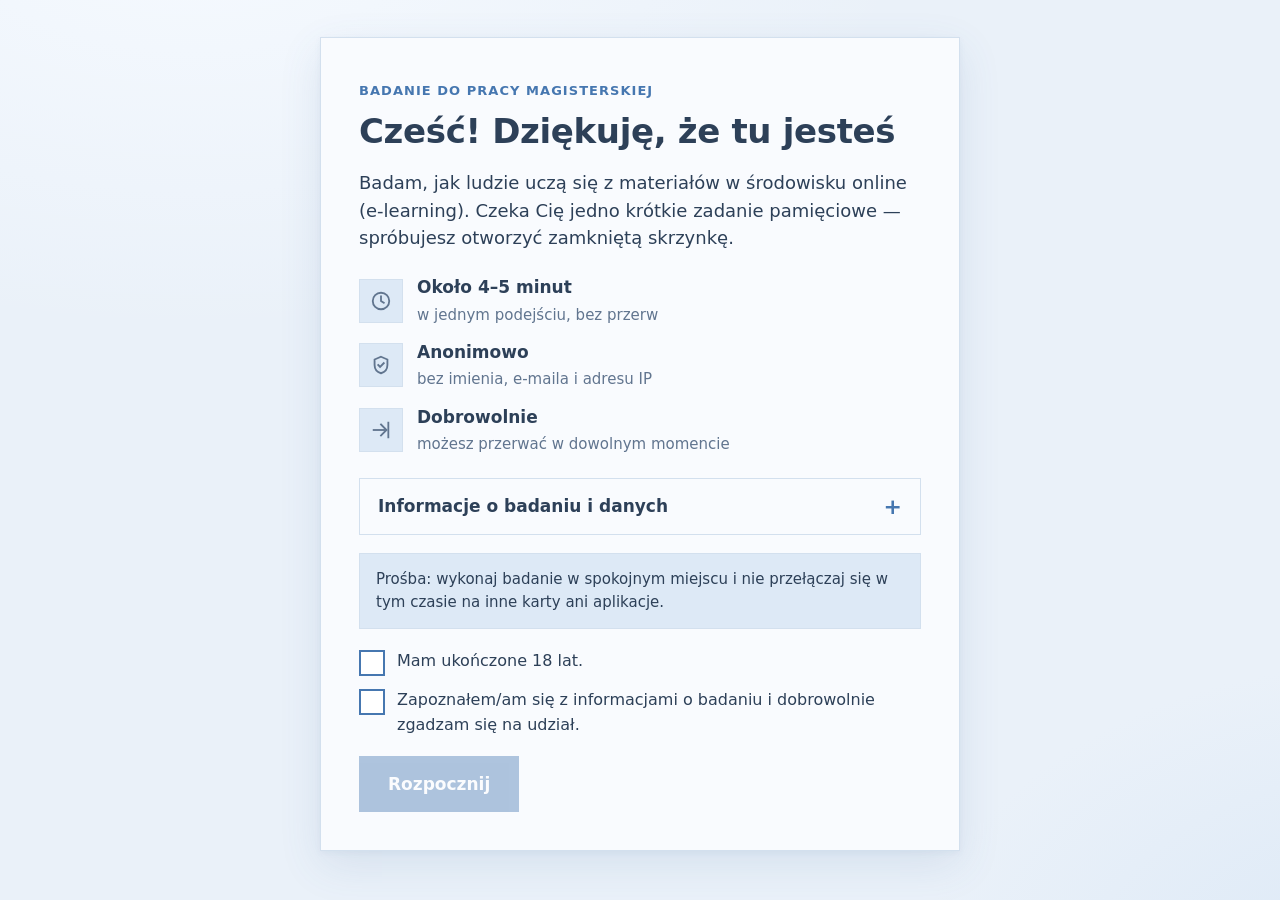
<file: index.html>
<!doctype html>
<html lang="pl" data-color="none" data-shape="round">
<head>
  <meta charset="utf-8">
  <meta name="viewport" content="width=device-width, initial-scale=1, viewport-fit=cover">
  <title>Badanie: uczenie się online</title>
  <meta name="description" content="Krótkie badanie pamięciowe do pracy magisterskiej (ok. 5 minut, anonimowo).">
  <meta name="robots" content="noindex">
  <meta name="theme-color" content="#f3f3f3">
  <meta property="og:title" content="Badanie: uczenie się online — weź udział (5 min)">
  <meta property="og:description" content="Krótkie, anonimowe zadanie pamięciowe do pracy magisterskiej. Uda Ci się otworzyć skrzynkę?">
  <link rel="icon" href="data:image/svg+xml,%3Csvg xmlns='http://www.w3.org/2000/svg' viewBox='0 0 32 32'%3E%3Crect x='3' y='12' width='26' height='16' fill='%23777'/%3E%3Crect x='2' y='5' width='28' height='9' fill='%23999'/%3E%3Crect x='13' y='11' width='6' height='8' fill='%23eee'/%3E%3C/svg%3E">
  <link rel="stylesheet" href="css/style.css">
  <script src="js/config.js"></script>
  <script src="js/app.js" defer></script>
</head>
<body>
<main>

  <!-- ============ ŁADOWANIE (neutralne, wspólne dla wszystkich wersji) ============ -->
  <section class="screen active" id="s-loading" aria-busy="true">
    <div class="center">
      <div class="spinner" aria-hidden="true"></div>
      <p class="muted">Przygotowywanie badania…</p>
      <noscript><p><strong>Do udziału w badaniu potrzebny jest włączony JavaScript.</strong></p></noscript>
    </div>
  </section>

  <!-- ============ 1. POWITANIE + ZGODA ============ -->
  <section class="screen" id="s-welcome">
    <div class="card">
      <span class="eyebrow">Badanie do pracy magisterskiej</span>
      <h1>Cześć! Dziękuję, że tu jesteś</h1>
      <p class="lead">Badam, jak ludzie uczą się z materiałów w środowisku online (e-learning). Czeka Cię jedno krótkie zadanie pamięciowe — spróbujesz otworzyć zamkniętą skrzynkę.</p>

      <ul class="facts">
        <li>
          <span class="ico"><svg class="i" viewBox="0 0 24 24"><circle cx="12" cy="12" r="9"/><path d="M12 7v5l3 2"/></svg></span>
          <div><strong>Około 4–5 minut</strong><span>w jednym podejściu, bez przerw</span></div>
        </li>
        <li>
          <span class="ico"><svg class="i" viewBox="0 0 24 24"><path d="M12 3l7 3v6c0 4.4-3 7.8-7 9-4-1.2-7-4.6-7-9V6z"/><path d="M9 12l2 2 4-4"/></svg></span>
          <div><strong>Anonimowo</strong><span>bez imienia, e-maila i adresu IP</span></div>
        </li>
        <li>
          <span class="ico"><svg class="i" viewBox="0 0 24 24"><path d="M4 12h12"/><path d="M12 6l6 6-6 6"/><path d="M20 4v16"/></svg></span>
          <div><strong>Dobrowolnie</strong><span>możesz przerwać w dowolnym momencie</span></div>
        </li>
      </ul>

      <details class="info">
        <summary>Informacje o badaniu i danych</summary>
        <div class="body">
          <p><strong>Czego dotyczy badanie?</strong> Procesów uczenia się i zapamiętywania informacji w środowisku cyfrowym. Szczegółowy cel poznasz na końcu — podanie go wcześniej mogłoby wpłynąć na wyniki.</p>
          <p><strong>Jakie dane są zbierane?</strong> Odpowiedzi z krótkiej ankiety (m.in. płeć, rok urodzenia, wykształcenie), wynik zadania, czasy wykonywania poszczególnych kroków oraz podstawowe informacje techniczne (rodzaj urządzenia, rozmiar ekranu, przeglądarka). Nie są zbierane imię, adres e-mail ani adres IP.</p>
          <p><strong>Jak zostaną wykorzystane?</strong> Wyłącznie w celach naukowych, w zbiorczej formie, w pracy magisterskiej. Nikt nie będzie w stanie powiązać wyników z Twoją osobą.</p>
          <p><strong>Czy mogę wycofać dane?</strong> Tak — na końcu badania jednym kliknięciem, a później kontaktując się z badaczem i podając kod uczestnika, który zobaczysz na ostatnim ekranie.</p>
          <p id="researcher-line" hidden></p>
        </div>
      </details>

      <div class="tip">Prośba: wykonaj badanie w spokojnym miejscu i nie przełączaj się w tym czasie na inne karty ani aplikacje.</div>

      <label class="check">
        <input type="checkbox" id="c-adult">
        <span class="box"><svg class="i" viewBox="0 0 24 24" style="stroke:var(--on-primary);stroke-width:3"><path d="M5 12l5 5 9-10"/></svg></span>
        <span>Mam ukończone 18 lat.</span>
      </label>
      <label class="check">
        <input type="checkbox" id="c-consent">
        <span class="box"><svg class="i" viewBox="0 0 24 24" style="stroke:var(--on-primary);stroke-width:3"><path d="M5 12l5 5 9-10"/></svg></span>
        <span>Zapoznałem/am się z informacjami o badaniu i dobrowolnie zgadzam się na udział.</span>
      </label>

      <div class="actions" style="margin-top:18px">
        <button class="btn" id="btn-start" disabled>Rozpocznij</button>
      </div>
    </div>
  </section>

  <!-- ============ 2. METRYCZKA ============ -->
  <section class="screen" id="s-form">
    <div class="card">
      <span class="eyebrow">Krok 1 z 3</span>
      <h2>Kilka informacji o Tobie</h2>
      <p class="muted">To zajmie kilkanaście sekund. Odpowiedzi służą wyłącznie do opisu grupy badanych.</p>

      <form id="form-meta" novalidate>
        <fieldset data-req="plec">
          <legend>Płeć</legend>
          <div class="chips">
            <label class="chip"><input type="radio" name="plec" value="kobieta"><span>Kobieta</span></label>
            <label class="chip"><input type="radio" name="plec" value="mezczyzna"><span>Mężczyzna</span></label>
            <label class="chip"><input type="radio" name="plec" value="inna"><span>Inna</span></label>
            <label class="chip"><input type="radio" name="plec" value="brak"><span>Wolę nie podawać</span></label>
          </div>
          <p class="err" role="alert">Wybierz jedną z odpowiedzi.</p>
        </fieldset>

        <fieldset data-req="rok_urodzenia">
          <legend><label for="f-rok">Rok urodzenia</label></legend>
          <select id="f-rok" name="rok_urodzenia"><option value="">— wybierz —</option></select>
          <p class="err" role="alert">Wybierz rok urodzenia.</p>
        </fieldset>

        <fieldset data-req="wyksztalcenie">
          <legend>Najwyższe ukończone wykształcenie</legend>
          <div class="chips">
            <label class="chip"><input type="radio" name="wyksztalcenie" value="podstawowe"><span>Podstawowe / gimnazjalne</span></label>
            <label class="chip"><input type="radio" name="wyksztalcenie" value="zawodowe"><span>Zasadnicze zawodowe</span></label>
            <label class="chip"><input type="radio" name="wyksztalcenie" value="srednie"><span>Średnie</span></label>
            <label class="chip"><input type="radio" name="wyksztalcenie" value="licencjat_inzynier"><span>Licencjat / inżynier</span></label>
            <label class="chip"><input type="radio" name="wyksztalcenie" value="magister"><span>Magister lub wyższe</span></label>
          </div>
          <p class="err" role="alert">Wybierz jedną z odpowiedzi.</p>
        </fieldset>

        <fieldset data-req="sytuacja">
          <legend>Czym się obecnie zajmujesz?</legend>
          <div class="chips">
            <label class="chip"><input type="radio" name="sytuacja" value="uczy_sie"><span>Uczę się / studiuję</span></label>
            <label class="chip"><input type="radio" name="sytuacja" value="pracuje"><span>Pracuję</span></label>
            <label class="chip"><input type="radio" name="sytuacja" value="uczy_sie_i_pracuje"><span>Studiuję i pracuję</span></label>
            <label class="chip"><input type="radio" name="sytuacja" value="inna"><span>Inna sytuacja</span></label>
          </div>
          <p class="err" role="alert">Wybierz jedną z odpowiedzi.</p>
        </fieldset>

        <fieldset data-req="elearning">
          <legend>Jak często korzystasz z kursów lub lekcji online?</legend>
          <div class="chips">
            <label class="chip"><input type="radio" name="elearning" value="nigdy"><span>Nigdy</span></label>
            <label class="chip"><input type="radio" name="elearning" value="rzadko"><span>Rzadziej niż raz w miesiącu</span></label>
            <label class="chip"><input type="radio" name="elearning" value="miesiecznie"><span>Kilka razy w miesiącu</span></label>
            <label class="chip"><input type="radio" name="elearning" value="tygodniowo"><span>Co tydzień lub częściej</span></label>
          </div>
          <p class="err" role="alert">Wybierz jedną z odpowiedzi.</p>
        </fieldset>

        <fieldset data-req="zmeczenie">
          <legend>Jak bardzo czujesz się teraz zmęczony/a?</legend>
          <div class="scale" style="--n:5">
            <label><input type="radio" name="zmeczenie" value="1"><span>1</span></label>
            <label><input type="radio" name="zmeczenie" value="2"><span>2</span></label>
            <label><input type="radio" name="zmeczenie" value="3"><span>3</span></label>
            <label><input type="radio" name="zmeczenie" value="4"><span>4</span></label>
            <label><input type="radio" name="zmeczenie" value="5"><span>5</span></label>
          </div>
          <div class="scale-ends"><span>wcale</span><span>bardzo</span></div>
          <p class="err" role="alert">Zaznacz wartość na skali.</p>
        </fieldset>

        <div class="actions">
          <button class="btn" type="submit">Dalej</button>
        </div>
      </form>
    </div>
  </section>

  <!-- ============ 3. INSTRUKCJA ============ -->
  <section class="screen" id="s-instr">
    <div class="card">
      <span class="eyebrow">Krok 2 z 3</span>
      <h2>Zadanie: otwórz skrzynkę</h2>
      <p>Skrzynka jest zamknięta na kod złożony z <strong>10 cyfr</strong>. Twoim zadaniem jest go zapamiętać, a potem wpisać.</p>
      <ol class="steps">
        <li><div>Zobaczysz kolejno <strong>10 cyfr — każdą osobno</strong>. Razem, w tej kolejności, tworzą kod.</div></li>
        <li><div>Patrz na każdą cyfrę <strong>tak długo, jak potrzebujesz</strong>, i kliknij „Dalej”. Nie da się wrócić do poprzedniej cyfry.</div></li>
        <li><div>Na końcu <strong>wpisz cały kod z pamięci</strong>. Jeśli którejś cyfry nie pamiętasz — wpisz najlepszą odpowiedź, jaką masz.</div></li>
      </ol>
      <div class="tip"><strong>Ważne:</strong> nie zapisuj cyfr i nie rób zdjęć ani zrzutów ekranu — liczy się wyłącznie Twoja pamięć.</div>
      <div class="actions">
        <button class="btn" id="btn-ready">Jestem gotowy/a</button>
      </div>
    </div>
  </section>

  <!-- ============ ODLICZANIE ============ -->
  <section class="screen" id="s-countdown">
    <div class="countdown" aria-live="assertive">
      <div>
        <p class="muted" style="font-weight:700">Zapamiętaj kod</p>
        <div class="num" id="cd-num">3</div>
      </div>
    </div>
  </section>

  <!-- ============ 4. NAUKA: 10 KAFELKÓW ============ -->
  <section class="screen" id="s-study">
    <div class="study">
      <div class="dots" id="dots" aria-hidden="true"></div>
      <p class="count" id="tile-count">Cyfra 1 z 10</p>
      <div class="tile" id="tile"><span id="tile-digit" aria-live="polite"></span></div>
      <div class="hold" aria-hidden="true"><div class="hold-bar" id="hold-bar"></div></div>
      <button class="btn" id="btn-next" disabled>Dalej</button>
      <p class="hint">Możesz też nacisnąć spację lub Enter</p>
    </div>
  </section>

  <!-- ============ 5. SKRZYNKA: WPISYWANIE KODU ============ -->
  <section class="screen" id="s-lock">
    <div class="card center" id="lock-card">
      <div class="chest-wrap" data-chest="lock"></div>
      <h2>Wpisz kod, aby otworzyć skrzynkę</h2>
      <p class="muted small" style="margin:0">Wpisz 10 cyfr w zapamiętanej kolejności.</p>
      <div class="slots" id="slots" role="group" aria-label="Wpisany kod"></div>
      <p class="sr-only" id="slots-live" aria-live="polite"></p>

      <div class="keypad" id="keypad">
        <button class="key" data-k="1">1</button><button class="key" data-k="2">2</button><button class="key" data-k="3">3</button>
        <button class="key" data-k="4">4</button><button class="key" data-k="5">5</button><button class="key" data-k="6">6</button>
        <button class="key" data-k="7">7</button><button class="key" data-k="8">8</button><button class="key" data-k="9">9</button>
        <button class="key fn" data-k="del" aria-label="Usuń ostatnią cyfrę">
          <svg class="i" viewBox="0 0 24 24"><path d="M9 5h11v14H9l-6-7z"/><path d="M12 9l5 6M17 9l-5 6"/></svg>
        </button>
        <button class="key" data-k="0">0</button>
        <button class="key fn" data-k="clr" aria-label="Wyczyść wszystko">C</button>
      </div>
      <div class="lock-actions">
        <button class="btn btn-wide" id="btn-open" disabled>
          <svg class="i" viewBox="0 0 24 24" style="width:22px;height:22px"><rect x="5" y="11" width="14" height="10"/><path d="M8 11V7a4 4 0 0 1 8 0"/></svg>
          Otwórz skrzynkę
        </button>
      </div>
      <div class="processing" aria-live="polite"><div class="spinner"></div>Zamek sprawdza kod…</div>
    </div>
  </section>

  <!-- ============ 6. ANKIETA PO ZADANIU ============ -->
  <section class="screen" id="s-survey">
    <div class="card">
      <span class="eyebrow">Krok 3 z 3</span>
      <h2>Zanim zobaczysz, czy skrzynka się otworzyła…</h2>
      <p class="muted">…odpowiedz proszę na kilka krótkich pytań o samo zadanie.</p>
      <form id="form-survey" novalidate>
        <div id="survey-items"></div>
        <div class="actions" style="margin-top:12px">
          <button class="btn" type="submit" id="btn-survey">Zobacz wynik</button>
        </div>
        <p class="err" id="save-err" role="alert"></p>
      </form>
    </div>
  </section>

  <!-- ============ 7. WYNIK + WYJAŚNIENIE CELU ============ -->
  <section class="screen" id="s-reveal">
    <div class="card">
      <div class="center">
        <div class="chest-wrap" data-chest="reveal"></div>
        <div class="score" id="score">0<small> / 10</small></div>
        <p class="reveal-msg" id="reveal-msg"></p>
        <p class="muted small" style="margin:0">Cyfry na właściwych miejscach:</p>
        <div class="slots" id="result-slots"></div>
        <p class="muted small">Ze względu na kolejnych uczestników nie pokazujemy prawidłowego kodu.</p>
      </div>

      <hr class="sep">

      <div class="debrief">
        <h2>Co naprawdę sprawdzało to badanie?</h2>
        <p>Badanie dotyczy <strong>wpływu wyglądu interfejsu na zapamiętywanie informacji</strong>. Każda osoba jest losowo przydzielana do jednej z czterech wersji strony, które różnią się <strong>kolorystyką</strong> (spokojna niebieska albo kontrastowa czerwona) oraz <strong>kształtem elementów</strong> (zaokrąglone albo ostre). Zadanie i kod są we wszystkich wersjach identyczne — różni się wyłącznie wygląd.</p>
        <p>Ty korzystałeś/aś z wersji: <strong id="my-version"></strong>.</p>
        <p>Na początku pełny cel nie został podany, bo wiedza o nim mogłaby zmienić sposób, w jaki patrzysz na stronę, i zniekształcić wyniki.</p>
        <div class="tip"><strong>Wielka prośba:</strong> nie zdradzaj nikomu kodu, przebiegu zadania ani celu badania. Dzięki temu wyniki kolejnych osób pozostaną wiarygodne. Link do badania możesz za to śmiało przesłać dalej!</div>

        <p>Twój kod uczestnika: <span class="code-box" id="pid-code"></span></p>
        <p class="small muted">Jeśli zmienisz zdanie później, podaj ten kod badaczowi, a Twoje dane zostaną usunięte.<span id="contact-line"></span></p>

        <div class="actions">
          <button class="btn" id="btn-share">
            <svg class="i" viewBox="0 0 24 24" style="width:20px;height:20px"><path d="M10 14l10-10"/><path d="M14 4h6v6"/><path d="M20 14v6H4V4h6"/></svg>
            <span>Skopiuj link do badania</span>
          </button>
          <button class="btn btn-ghost" id="btn-withdraw">Wycofaj moje dane</button>
        </div>
        <p class="small muted" id="withdraw-msg" aria-live="polite" style="margin-top:12px"></p>
        <p style="margin-top:18px"><strong>Dziękuję za udział!</strong> Możesz już zamknąć tę stronę.</p>
      </div>
    </div>
  </section>

  <!-- ============ EKRANY SPECJALNE ============ -->
  <section class="screen" id="s-done">
    <div class="card">
      <h2>Już wziąłeś/aś udział w tym badaniu</h2>
      <p>Dziękuję! Badanie można wykonać tylko raz — drugie podejście nie byłoby już miarodajne, bo kod jest za każdym razem taki sam.</p>
      <p class="muted">Jeśli chcesz pomóc, prześlij link znajomym.</p>
    </div>
  </section>

  <section class="screen" id="s-interrupted">
    <div class="card">
      <h2>Badanie zostało przerwane</h2>
      <p>Strona została odświeżona lub zamknięta w trakcie zadania. Ponieważ widziałeś/aś już część kodu, nie da się rozpocząć zadania od nowa — wynik nie byłby miarodajny.</p>
      <p class="muted">Dziękuję za chęć udziału!</p>
    </div>
  </section>

  <section class="screen" id="s-underage">
    <div class="card">
      <h2>Dziękuję za zainteresowanie</h2>
      <p>W badaniu mogą wziąć udział wyłącznie osoby pełnoletnie. Żadne Twoje dane nie zostały zapisane.</p>
    </div>
  </section>

</main>
</body>
</html>
</file>
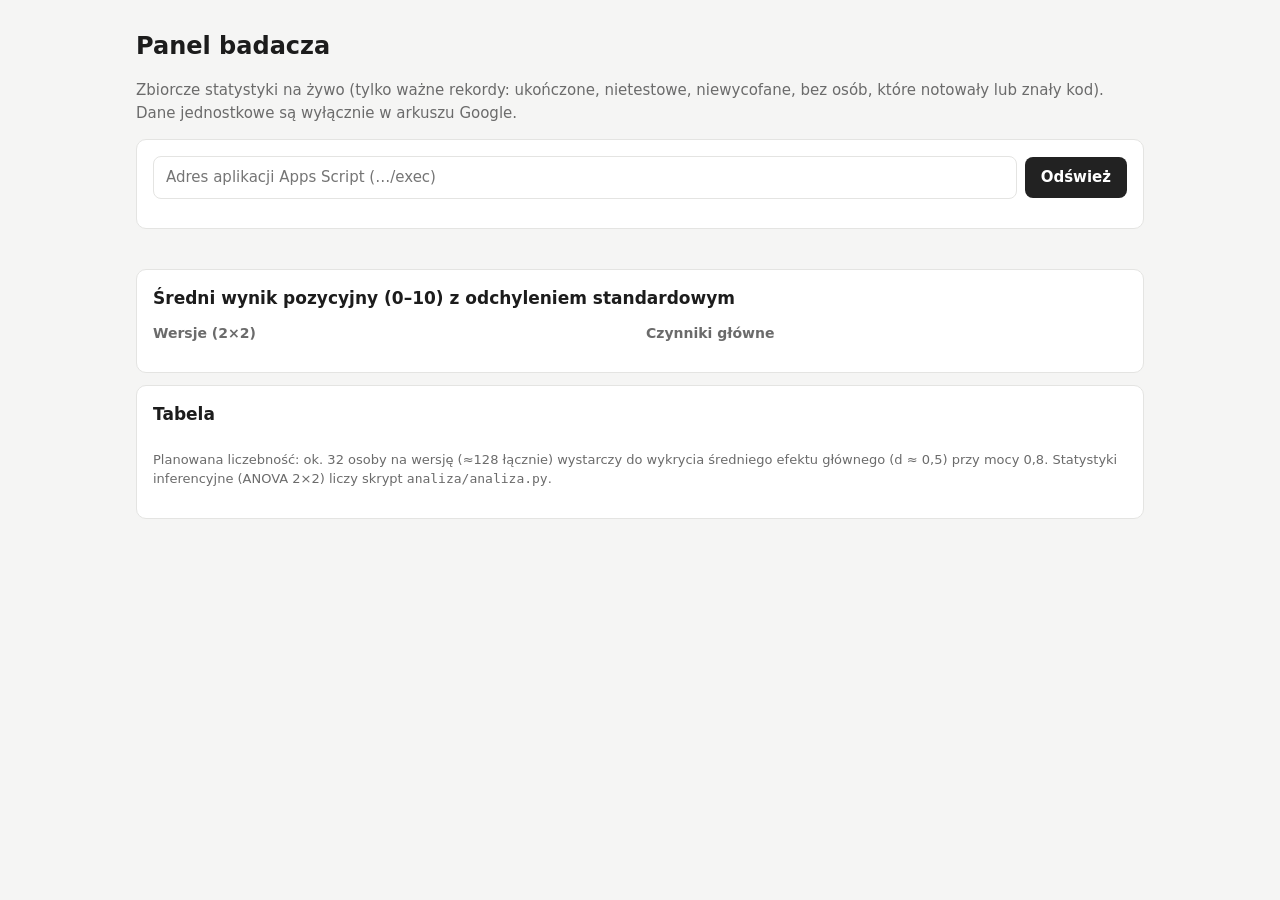
<file: panel.html>
<!doctype html>
<html lang="pl">
<head>
  <meta charset="utf-8">
  <meta name="viewport" content="width=device-width, initial-scale=1">
  <title>Panel badacza</title>
  <meta name="robots" content="noindex, nofollow">
  <script src="js/config.js"></script>
  <style>
    :root { color-scheme: light; --bg:#f5f5f4; --card:#fff; --text:#1c1c1c; --muted:#6b6b6b; --line:#e4e4e2;
            --blue:#4677b0; --red:#d01c1c; --gray:#8a8a8a; }
    * { box-sizing: border-box; }
    body { margin:0; font:15px/1.5 system-ui, -apple-system, "Segoe UI", Roboto, sans-serif; background:var(--bg); color:var(--text); }
    .wrap { max-width: 1040px; margin: 0 auto; padding: 28px 16px 60px; }
    h1 { font-size: 24px; margin: 0 0 4px; }
    h2 { font-size: 17px; margin: 0 0 12px; }
    .muted { color: var(--muted); }
    .grid { display:grid; gap:12px; grid-template-columns: repeat(auto-fit, minmax(150px, 1fr)); margin: 20px 0; }
    .card { background:var(--card); border:1px solid var(--line); border-radius:10px; padding:16px; }
    .kpi b { display:block; font-size: 28px; font-variant-numeric: tabular-nums; }
    .kpi span { color: var(--muted); font-size: 13px; }
    table { width:100%; border-collapse: collapse; font-variant-numeric: tabular-nums; }
    th, td { text-align:left; padding: 8px 10px; border-bottom: 1px solid var(--line); white-space: nowrap; }
    th { font-size: 12px; text-transform: uppercase; letter-spacing: .04em; color: var(--muted); }
    td.num, th.num { text-align: right; }
    .scroll { overflow-x: auto; }
    .two { display:grid; gap:12px; grid-template-columns: repeat(auto-fit, minmax(300px, 1fr)); margin-top: 12px; }
    .bar { display:grid; grid-template-columns: 120px 1fr 64px; gap:10px; align-items:center; margin: 8px 0; }
    .bar .track { height: 18px; background:#efefed; border-radius: 4px; position: relative; overflow: hidden; }
    .bar .fill { height:100%; border-radius: 4px; transition: width .6s ease; }
    .bar .err { position:absolute; top:7px; height:4px; background: rgba(0,0,0,.45); }
    .row { display:flex; gap:8px; flex-wrap: wrap; align-items:center; }
    input { flex:1; min-width: 260px; font: inherit; padding: 9px 12px; border:1px solid var(--line); border-radius: 8px; }
    button { font: inherit; font-weight: 600; padding: 9px 16px; border: 0; border-radius: 8px; background: #222; color:#fff; cursor:pointer; }
    .note { font-size: 13px; color: var(--muted); margin-top: 10px; }
    .error { color: var(--red); font-weight: 600; }
  </style>
</head>
<body>
<div class="wrap">
  <h1>Panel badacza</h1>
  <p class="muted">Zbiorcze statystyki na żywo (tylko ważne rekordy: ukończone, nietestowe, niewycofane, bez osób, które notowały lub znały kod). Dane jednostkowe są wyłącznie w arkuszu Google.</p>

  <div class="card">
    <div class="row">
      <input id="ep" placeholder="Adres aplikacji Apps Script (…/exec)">
      <button id="load">Odśwież</button>
    </div>
    <p class="note" id="status"></p>
  </div>

  <div class="grid" id="kpis"></div>

  <div class="card">
    <h2>Średni wynik pozycyjny (0–10) z odchyleniem standardowym</h2>
    <div class="two">
      <div><h2 class="muted" style="font-size:14px">Wersje (2×2)</h2><div id="bars-cond"></div></div>
      <div><h2 class="muted" style="font-size:14px">Czynniki główne</h2><div id="bars-fact"></div></div>
    </div>
  </div>

  <div class="card scroll" style="margin-top:12px">
    <h2>Tabela</h2>
    <table id="tbl"></table>
    <p class="note">Planowana liczebność: ok. 32 osoby na wersję (≈128 łącznie) wystarczy do wykrycia średniego efektu głównego (d ≈ 0,5) przy mocy 0,8. Statystyki inferencyjne (ANOVA 2×2) liczy skrypt <code>analiza/analiza.py</code>.</p>
  </div>
</div>

<script>
(function () {
  const ep = document.getElementById('ep');
  const saved = (() => { try { return localStorage.getItem('panel_ep'); } catch (e) { return null; } })();
  ep.value = (window.STUDY_CONFIG && window.STUDY_CONFIG.ENDPOINT) || saved || '';
  const st = document.getElementById('status');
  const LABEL = { A:'A · nieb. zaokr.', B:'B · nieb. ostra', C:'C · czerw. zaokr.', D:'D · czerw. ostra',
                  niebieska:'Kolor: niebieski', czerwona:'Kolor: czerwony', zaokraglona:'Kształt: zaokr.', ostra:'Kształt: ostry' };
  const COL = { A:'var(--blue)', B:'var(--blue)', C:'var(--red)', D:'var(--red)', niebieska:'var(--blue)', czerwona:'var(--red)', zaokraglona:'var(--gray)', ostra:'#333' };
  const fmt = (v, d = 2) => v == null ? '—' : Number(v).toLocaleString('pl-PL', { maximumFractionDigits: d });

  function bars(el, keys, g) {
    el.innerHTML = keys.map(k => {
      const x = g[k].wynik_pozycje; const m = x.srednia || 0, sd = x.sd || 0;
      return `<div class="bar"><span>${LABEL[k]} <span class="muted">(n=${x.n})</span></span>
        <div class="track"><div class="fill" style="width:${m * 10}%;background:${COL[k]}"></div>
        <div class="err" style="left:${Math.max(0, m - sd) * 10}%;width:${Math.min(10, sd * 2) * 10}%"></div></div>
        <b style="text-align:right">${fmt(m)}</b></div>`;
    }).join('');
  }

  async function load() {
    const url = ep.value.trim();
    if (!url) { st.innerHTML = '<span class="error">Podaj adres aplikacji Apps Script.</span>'; return; }
    try { localStorage.setItem('panel_ep', url); } catch (e) {}
    st.textContent = 'Ładowanie…';
    try {
      const res = await fetch(url + '?action=stats&_=' + Date.now());
      const data = await res.json();
      if (!data.ok) throw new Error(data.error || 'błąd');
      const s = data.stats, g = s.grupy;
      document.getElementById('kpis').innerHTML = [
        ['Ważne rekordy', s.wazne], ['Ukończone', s.ukonczone], ['Przerwane', s.przerwane],
        ['Wykluczone', s.wykluczone_notowal_lub_znal_kod], ['Wycofane', s.wycofane], ['Testowe', s.testowe],
      ].map(([l, v]) => `<div class="card kpi"><b>${v}</b><span>${l}</span></div>`).join('');
      bars(document.getElementById('bars-cond'), ['A', 'B', 'C', 'D'], g);
      bars(document.getElementById('bars-fact'), ['niebieska', 'czerwona', 'zaokraglona', 'ostra'], g);
      const keys = ['A', 'B', 'C', 'D', 'niebieska', 'czerwona', 'zaokraglona', 'ostra'];
      document.getElementById('tbl').innerHTML =
        '<tr><th>Grupa</th><th class="num">N</th><th class="num">Wynik pozycje M</th><th class="num">SD</th><th class="num">Cyfry M</th><th class="num">Czas/kafelek [ms]</th><th class="num">Nauka łącznie [s]</th><th class="num">Stres M</th><th class="num">Wygląd M</th></tr>' +
        keys.map(k => { const x = g[k]; return `<tr><td>${LABEL[k]}</td><td class="num">${x.wynik_pozycje.n}</td><td class="num">${fmt(x.wynik_pozycje.srednia)}</td><td class="num">${fmt(x.wynik_pozycje.sd)}</td><td class="num">${fmt(x.wynik_cyfry.srednia)}</td><td class="num">${fmt(x.nauka_srednia_ms.srednia, 0)}</td><td class="num">${x.nauka_suma_ms.srednia == null ? '—' : fmt(x.nauka_suma_ms.srednia / 1000, 1)}</td><td class="num">${fmt(x.ank_stres.srednia)}</td><td class="num">${fmt(x.ank_wyglad.srednia)}</td></tr>`; }).join('');
      st.textContent = 'Zaktualizowano: ' + new Date(s.aktualizacja).toLocaleString('pl-PL');
    } catch (e) {
      st.innerHTML = '<span class="error">Nie udało się pobrać danych: ' + String(e.message || e) + '</span>';
    }
  }
  document.getElementById('load').addEventListener('click', load);
  if (ep.value) load();
})();
</script>
</body>
</html>
</file>
<file: css/style.css>
/* ==========================================================================
   Badanie: wpływ stylu interfejsu na zapamiętywanie
   Schemat 2×2: kolor (blue | red) × kształt (round | sharp)

   ZASADA: czynnik "kolor" zmienia WYŁĄCZNIE barwy, kontrast, grubość
   obramowań i cienie. Czynnik "kształt" zmienia WYŁĄCZNIE geometrię
   (promienie zaokrągleń, zakończenia linii). Czcionka, rozmiary, układ
   i animacje są identyczne we wszystkich czterech wersjach.
   ========================================================================== */

:root {
  color-scheme: light; /* tryb ciemny systemu nie zmienia wyglądu (kontrola) */

  /* ---- wspólne (stałe we wszystkich wersjach) ---- */
  --font: system-ui, -apple-system, "Segoe UI", Roboto, "Helvetica Neue", Arial, sans-serif;
  --ease: cubic-bezier(.2, .8, .2, 1);
  --ease-spring: cubic-bezier(.34, 1.4, .5, 1);
  --t-fast: 160ms;
  --t-med: 380ms;
  --t-slow: 900ms;
  --ok: #1f8a4c;
  --bad: #9a9a9a;

  /* ---- neutralne wartości (ekran ładowania, zanim wylosuje się wersja) ---- */
  --bg: #f3f3f3;
  --bg-grad: #f3f3f3;
  --surface: #ffffff;
  --text: #222222;
  --muted: #666666;
  --primary: #555555;
  --primary-hover: #444444;
  --on-primary: #ffffff;
  --primary-soft: #eeeeee;
  --border: #dddddd;
  --bw: 1px;
  --btn-border: transparent;
  --shadow: 0 8px 24px rgba(0, 0, 0, .08);
  --shadow-btn: none;
  --focus: #888888;
  --tile-bg: #eeeeee;
  --tile-ink: #222222;
  --tile-border: #dddddd;
  --key-bg: #ffffff;
  --input-bg: #ffffff;

  --chest-body: #bbb; --chest-lid: #ccc; --chest-band: #eee; --chest-plate: #fff;
  --chest-stroke: #888; --chest-sw: 2px; --chest-hole: #555;
  --chest-shadow: rgba(0, 0, 0, .15); --chest-glow: #ffe9a8;

  /* ---- geometria domyślna ---- */
  --r-sm: 10px; --r: 16px; --r-lg: 24px; --r-btn: 14px; --r-dot: 50%;
  --join: round; --cap: round;
}

/* ===================== CZYNNIK 1: KOLOR / KONTRAST ===================== */

/* Spokojna, stonowana niebieska paleta, niski kontrast, miękkie cienie */
html[data-color="blue"] {
  --bg: #eaf1f9;
  --bg-grad: radial-gradient(1200px 700px at 15% -10%, #f6faff 0%, transparent 60%),
             radial-gradient(900px 600px at 110% 110%, #dbe8f6 0%, transparent 55%),
             #eaf1f9;
  --surface: #f9fbfe;
  --text: #2d4058;
  --muted: #61758f;
  --primary: #4677b0;
  --primary-hover: #3f6da3;
  --on-primary: #ffffff;
  --primary-soft: #dde9f6;
  --border: #d3e0ee;
  --bw: 1px;
  --btn-border: transparent;
  --shadow: 0 14px 40px rgba(62, 104, 156, .12), 0 2px 6px rgba(62, 104, 156, .06);
  --shadow-btn: 0 6px 16px rgba(70, 119, 176, .22);
  --focus: #8db4de;
  --tile-bg: #dfeaf6;
  --tile-ink: #2f5d8f;
  --tile-border: #cfdeee;
  --key-bg: #f3f7fc;
  --input-bg: #ffffff;

  --chest-body: #8fb3da; --chest-lid: #a3c2e4; --chest-band: #d7e6f5; --chest-plate: #f1f6fc;
  --chest-stroke: #6489b6; --chest-sw: 2px; --chest-hole: #46668e;
  --chest-shadow: rgba(70, 110, 160, .18); --chest-glow: #fff1bf;
}

/* Mocna, kontrastowa czerwień: czerń, biel, czerwień, grube obramowania, twarde cienie */
html[data-color="red"] {
  --bg: #ffffff;
  --bg-grad: #ffffff;
  --surface: #ffffff;
  --text: #000000;
  --muted: #1a1a1a;
  --primary: #e00000;
  --primary-hover: #b80000;
  --on-primary: #ffffff;
  --primary-soft: #ffe0e0;
  --border: #000000;
  --bw: 3px;
  --btn-border: #000000;
  --shadow: 8px 8px 0 #000000;
  --shadow-btn: 4px 4px 0 #000000;
  --focus: #000000;
  --tile-bg: #e00000;
  --tile-ink: #ffffff;
  --tile-border: #000000;
  --key-bg: #ffffff;
  --input-bg: #ffffff;

  --chest-body: #e00000; --chest-lid: #ff1f1f; --chest-band: #000000; --chest-plate: #ffffff;
  --chest-stroke: #000000; --chest-sw: 4px; --chest-hole: #000000;
  --chest-shadow: rgba(0, 0, 0, .3); --chest-glow: #ffe066;
}

/* ===================== CZYNNIK 2: KSZTAŁT ===================== */

html[data-shape="round"] {
  --r-sm: 12px; --r: 20px; --r-lg: 28px; --r-btn: 999px; --r-dot: 50%;
  --join: round; --cap: round;
}

html[data-shape="sharp"] {
  --r-sm: 0; --r: 0; --r-lg: 0; --r-btn: 0; --r-dot: 0;
  --join: miter; --cap: square;
}

/* ===================== PODSTAWY ===================== */

*, *::before, *::after { box-sizing: border-box; }

html { -webkit-text-size-adjust: 100%; }

body {
  margin: 0;
  min-height: 100vh;
  min-height: 100dvh;
  font-family: var(--font);
  font-size: 17px;
  line-height: 1.55;
  color: var(--text);
  background: var(--bg-grad);
  background-attachment: fixed;
  -webkit-font-smoothing: antialiased;
  transition: background-color var(--t-med) var(--ease), color var(--t-med) var(--ease);
}

main {
  min-height: 100vh;
  min-height: 100dvh;
  display: grid;
  place-items: center;
  padding: 28px 16px 40px;
}

h1, h2, h3 { line-height: 1.2; margin: 0 0 .5em; letter-spacing: -.01em; }
h1 { font-size: clamp(26px, 5.4vw, 34px); font-weight: 800; }
h2 { font-size: clamp(22px, 4.6vw, 28px); font-weight: 800; }
h3 { font-size: 18px; font-weight: 700; }
h1:focus, h2:focus { outline: none; }
p { margin: 0 0 1em; }
a { color: var(--primary); }
strong { font-weight: 700; }

.sr-only {
  position: absolute; width: 1px; height: 1px; overflow: hidden;
  clip: rect(0 0 0 0); white-space: nowrap; border: 0;
}

/* ===================== EKRANY ===================== */

.screen { display: none; width: 100%; max-width: 640px; }
.screen.active { display: block; animation: screen-in var(--t-med) var(--ease) both; }

@keyframes screen-in {
  from { opacity: 0; transform: translateY(14px); }
  to   { opacity: 1; transform: none; }
}

.card {
  background: var(--surface);
  border: var(--bw) solid var(--border);
  border-radius: var(--r-lg);
  box-shadow: var(--shadow);
  padding: clamp(22px, 5vw, 38px);
}

.eyebrow {
  display: inline-block;
  font-size: 13px;
  font-weight: 700;
  letter-spacing: .08em;
  text-transform: uppercase;
  color: var(--primary);
  margin-bottom: 10px;
}

.lead { font-size: 18px; color: var(--text); }
.muted { color: var(--muted); }
.small { font-size: 14px; }
.center { text-align: center; }

/* ---- lista faktów na powitaniu ---- */
.facts { list-style: none; padding: 0; margin: 22px 0; display: grid; gap: 12px; }
.facts li { display: flex; gap: 14px; align-items: center; }
.facts strong { display: block; }
.facts span { color: var(--muted); font-size: 15px; }
.ico {
  flex: none; width: 44px; height: 44px;
  display: grid; place-items: center;
  background: var(--primary-soft);
  color: var(--primary);
  border: var(--bw) solid var(--border);
  border-radius: var(--r-sm);
}
.ico svg { width: 22px; height: 22px; }
svg.i { fill: none; stroke: currentColor; stroke-width: 2; stroke-linejoin: var(--join); stroke-linecap: var(--cap); }

/* ---- rozwijane informacje ---- */
details.info {
  border: var(--bw) solid var(--border);
  border-radius: var(--r);
  padding: 0 18px;
  margin: 0 0 18px;
  background: var(--surface);
}
details.info summary {
  cursor: pointer; font-weight: 700; padding: 14px 0; list-style: none;
  display: flex; justify-content: space-between; align-items: center;
}
details.info summary::-webkit-details-marker { display: none; }
details.info summary::after { content: "+"; font-size: 22px; line-height: 1; color: var(--primary); transition: transform var(--t-fast) var(--ease); }
details.info[open] summary::after { transform: rotate(45deg); }
details.info .body { padding-bottom: 14px; font-size: 15px; }
details.info .body p { margin-bottom: .7em; }

.tip {
  background: var(--primary-soft);
  border: var(--bw) solid var(--border);
  border-radius: var(--r);
  padding: 14px 16px;
  font-size: 15px;
  margin-bottom: 20px;
}

/* ===================== PRZYCISKI ===================== */

.btn {
  -webkit-appearance: none; appearance: none;
  position: relative;
  display: inline-flex; align-items: center; justify-content: center; gap: 10px;
  min-height: 54px;
  padding: 14px 28px;
  font: inherit; font-size: 17px; font-weight: 700;
  color: var(--on-primary);
  background: var(--primary);
  border: var(--bw) solid var(--btn-border);
  border-radius: var(--r-btn);
  box-shadow: var(--shadow-btn);
  cursor: pointer;
  user-select: none; -webkit-user-select: none;
  -webkit-tap-highlight-color: transparent;
  transition: transform var(--t-fast) var(--ease), background-color var(--t-fast) var(--ease),
              box-shadow var(--t-fast) var(--ease), opacity var(--t-fast) var(--ease);
}
.btn:hover:not(:disabled) { background: var(--primary-hover); transform: translateY(-1px); }
.btn:active:not(:disabled) { transform: translateY(1px) scale(.985); }
.btn:disabled { opacity: .42; cursor: not-allowed; box-shadow: none; }
.btn:focus-visible, .key:focus-visible, .chip input:focus-visible + span,
.scale input:focus-visible + span, .check input:focus-visible + span,
select:focus-visible, textarea:focus-visible {
  outline: 3px solid var(--focus); outline-offset: 3px;
}

.btn-wide { width: 100%; }
.btn-ghost {
  background: transparent; color: var(--primary); box-shadow: none;
  border: var(--bw) solid var(--border);
}
.btn-ghost:hover:not(:disabled) { background: var(--primary-soft); }

.actions { display: flex; gap: 12px; flex-wrap: wrap; margin-top: 8px; }

/* ===================== FORMULARZE ===================== */

.check { display: flex; gap: 12px; align-items: flex-start; margin: 0 0 12px; cursor: pointer; font-size: 16px; }
.check input { position: absolute; opacity: 0; width: 1px; height: 1px; }
.check span.box {
  flex: none; width: 26px; height: 26px; margin-top: 1px;
  border: max(2px, var(--bw)) solid var(--primary);
  border-radius: calc(var(--r-sm) * .55);
  background: var(--input-bg);
  display: grid; place-items: center;
  transition: background-color var(--t-fast) var(--ease);
}
.check span.box svg { width: 16px; height: 16px; opacity: 0; transform: scale(.4); transition: all var(--t-fast) var(--ease-spring); }
.check input:checked + span.box { background: var(--primary); }
.check input:checked + span.box svg { opacity: 1; transform: none; }

fieldset { border: 0; padding: 0; margin: 0 0 22px; min-width: 0; }
legend, .label { font-weight: 700; margin-bottom: 10px; padding: 0; font-size: 16px; display: block; }
.field-hint { font-size: 14px; color: var(--muted); margin: -6px 0 10px; }

.chips { display: flex; flex-wrap: wrap; gap: 8px; }
.chip { position: relative; cursor: pointer; }
.chip input { position: absolute; opacity: 0; inset: 0; margin: 0; cursor: pointer; }
.chip span {
  display: inline-flex; align-items: center; min-height: 44px;
  padding: 9px 16px;
  font-size: 15px; font-weight: 600;
  background: var(--input-bg);
  color: var(--text);
  border: var(--bw) solid var(--border);
  border-radius: var(--r-btn);
  transition: background-color var(--t-fast) var(--ease), border-color var(--t-fast) var(--ease), transform var(--t-fast) var(--ease);
}
.chip:hover span { border-color: var(--primary); }
.chip input:checked + span { background: var(--primary); border-color: var(--btn-border); color: var(--on-primary); }
html[data-color="blue"] .chip input:checked + span { border-color: var(--primary); }
.chip input:active + span { transform: scale(.97); }

select, textarea {
  -webkit-appearance: none; appearance: none;
  width: 100%; font: inherit; font-size: 16px; color: var(--text);
  background: var(--input-bg);
  border: var(--bw) solid var(--border);
  border-radius: var(--r-sm);
  padding: 12px 14px;
}
select {
  min-height: 50px; max-width: 220px;
  background-image: linear-gradient(45deg, transparent 50%, currentColor 50%), linear-gradient(135deg, currentColor 50%, transparent 50%);
  background-position: calc(100% - 20px) 50%, calc(100% - 14px) 50%;
  background-size: 6px 6px; background-repeat: no-repeat;
  padding-right: 40px;
}
textarea { min-height: 90px; resize: vertical; }

.err { display: none; color: var(--primary); font-size: 14px; font-weight: 700; margin-top: 8px; }
html[data-color="blue"] .err { color: #b04a4a; }
.invalid .err { display: block; }
.invalid .chips span, .invalid .scale span { animation: nudge 360ms var(--ease); }
@keyframes nudge { 30% { transform: translateX(-4px); } 60% { transform: translateX(4px); } }

/* skala 1–7 / 1–5 */
.scale { display: grid; grid-template-columns: repeat(var(--n, 7), minmax(0, 1fr)); gap: 6px; }
.scale label { position: relative; cursor: pointer; }
.scale input { position: absolute; opacity: 0; inset: 0; margin: 0; cursor: pointer; }
.scale span {
  display: grid; place-items: center; height: 46px;
  font-weight: 700; font-size: 16px;
  background: var(--input-bg);
  border: var(--bw) solid var(--border);
  border-radius: var(--r-sm);
  transition: background-color var(--t-fast) var(--ease), transform var(--t-fast) var(--ease-spring);
}
.scale label:hover span { border-color: var(--primary); }
.scale input:checked + span { background: var(--primary); color: var(--on-primary); border-color: var(--btn-border); transform: scale(1.06); }
html[data-color="blue"] .scale input:checked + span { border-color: var(--primary); }
.scale-ends { display: flex; justify-content: space-between; gap: 12px; font-size: 13px; color: var(--muted); margin-top: 6px; }

.q { padding: 18px 0; border-top: var(--bw) solid var(--border); }
.q:first-of-type { border-top: 0; padding-top: 4px; }
.q > .label { margin-bottom: 12px; }

/* ===================== INSTRUKCJA ===================== */

.steps { list-style: none; padding: 0; margin: 20px 0 22px; counter-reset: s; display: grid; gap: 14px; }
.steps li { counter-increment: s; display: flex; gap: 14px; align-items: flex-start; }
.steps li::before {
  content: counter(s);
  flex: none; width: 36px; height: 36px;
  display: grid; place-items: center;
  font-weight: 800;
  color: var(--on-primary);
  background: var(--primary);
  border: var(--bw) solid var(--btn-border);
  border-radius: var(--r-dot);
}
.steps li div { padding-top: 5px; }

/* ===================== ODLICZANIE ===================== */

.countdown { display: grid; place-items: center; min-height: 60vh; text-align: center; }
.countdown .num {
  font-size: clamp(120px, 34vw, 190px); font-weight: 800; line-height: 1;
  color: var(--primary); font-variant-numeric: tabular-nums;
}
.countdown .num.tick { animation: tick 800ms var(--ease) both; }
@keyframes tick {
  0%   { opacity: 0; transform: scale(1.5); }
  25%  { opacity: 1; transform: scale(1); }
  80%  { opacity: 1; transform: scale(.96); }
  100% { opacity: 0; transform: scale(.7); }
}

/* ===================== NAUKA (KAFELKI) ===================== */

.study { display: flex; flex-direction: column; align-items: center; text-align: center; }

.dots { display: flex; gap: 8px; margin-bottom: 10px; }
.dots span {
  width: 12px; height: 12px;
  border-radius: var(--r-dot);
  background: transparent;
  border: 2px solid var(--border);
  transition: all var(--t-med) var(--ease);
}
html[data-color="red"] .dots span { border-color: #000; }
.dots span.done { background: var(--primary); border-color: var(--primary); opacity: .45; }
.dots span.now { background: var(--primary); border-color: var(--primary); transform: scale(1.35); }
html[data-color="red"] .dots span.now, html[data-color="red"] .dots span.done { border-color: #000; }

.count { font-size: 14px; font-weight: 700; color: var(--muted); margin-bottom: 18px; letter-spacing: .04em; font-variant-numeric: tabular-nums; }

.tile {
  width: min(260px, 68vw);
  aspect-ratio: 1;
  display: grid; place-items: center;
  background: var(--tile-bg);
  color: var(--tile-ink);
  border: var(--bw) solid var(--tile-border);
  border-radius: var(--r-lg);
  box-shadow: var(--shadow);
  font-size: clamp(120px, 36vw, 170px);
  font-weight: 800;
  line-height: 1;
  font-variant-numeric: tabular-nums;
  user-select: none; -webkit-user-select: none;
}
.tile.enter { animation: tile-in 420ms var(--ease-spring) both; }
.tile.leave { animation: tile-out var(--t-fast) var(--ease) both; }
@keyframes tile-in {
  from { opacity: 0; transform: translateY(22px) scale(.9) rotate(-2deg); }
  to   { opacity: 1; transform: none; }
}
@keyframes tile-out {
  to { opacity: 0; transform: translateY(-14px) scale(.96); }
}

.hold {
  width: min(260px, 68vw); height: 6px; margin: 22px 0 18px;
  background: var(--primary-soft);
  border-radius: var(--r-btn);
  overflow: hidden;
}
html[data-color="red"] .hold { outline: 2px solid #000; }
.hold-bar { height: 100%; width: 100%; background: var(--primary); transform-origin: left; transform: scaleX(0); }
.hold-bar.run { animation: hold var(--hold, 1000ms) linear forwards; }
@keyframes hold { to { transform: scaleX(1); } }

.study .btn { width: min(260px, 68vw); }
.hint { margin-top: 14px; font-size: 13px; color: var(--muted); }
@media (pointer: coarse) { .hint { display: none; } }

/* ===================== SKRZYNKA ===================== */

.chest-wrap { display: grid; place-items: center; margin: 0 auto 6px; }
.chest { width: min(240px, 62vw); height: auto; overflow: visible; }
.chest .shake.go { animation: shake 520ms var(--ease) both; }
@keyframes shake {
  15% { transform: translateX(-7px) rotate(-1.5deg); }
  35% { transform: translateX(6px) rotate(1.2deg); }
  55% { transform: translateX(-4px) rotate(-.8deg); }
  75% { transform: translateX(2px); }
}
.chest .shake { transform-box: fill-box; transform-origin: 50% 100%; }
.chest .lid { transform-box: fill-box; transform-origin: 0% 100%; transition: transform var(--t-slow) var(--ease-spring); }
.chest .keyhole { transform-box: fill-box; transform-origin: 50% 40%; transition: transform 500ms var(--ease-spring); }
.chest .keyhole.turn { transform: rotate(90deg); }
.chest .glow { opacity: 0; transition: opacity var(--t-slow) var(--ease); }
.ch-body  { fill: var(--chest-body);  stroke: var(--chest-stroke); stroke-width: var(--chest-sw); stroke-linejoin: var(--join); }
.ch-lid   { fill: var(--chest-lid);   stroke: var(--chest-stroke); stroke-width: var(--chest-sw); stroke-linejoin: var(--join); }
.ch-band  { fill: var(--chest-band);  stroke: var(--chest-stroke); stroke-width: calc(var(--chest-sw) * .75); stroke-linejoin: var(--join); }
.ch-plate { fill: var(--chest-plate); stroke: var(--chest-stroke); stroke-width: var(--chest-sw); stroke-linejoin: var(--join); }
.ch-hole  { fill: var(--chest-hole); }
.ch-shadow{ fill: var(--chest-shadow); }
.ch-glow  { fill: var(--chest-glow); }
.ch-ray   { stroke: var(--chest-glow); stroke-width: 4; stroke-linecap: var(--cap); }

.slots {
  display: grid; grid-template-columns: repeat(10, minmax(0, 1fr));
  gap: clamp(4px, 1.4vw, 8px);
  max-width: 480px; margin: 18px auto 20px;
}
.slot {
  aspect-ratio: 3 / 4;
  display: grid; place-items: center;
  font-size: clamp(20px, 5.6vw, 28px); font-weight: 800; font-variant-numeric: tabular-nums;
  background: var(--input-bg);
  color: var(--text);
  border: var(--bw) solid var(--border);
  border-radius: var(--r-sm);
  position: relative;
  transition: border-color var(--t-fast) var(--ease), background-color var(--t-fast) var(--ease);
}
.slot.cursor { border-color: var(--primary); }
.slot.cursor::after {
  content: ""; position: absolute; left: 25%; right: 25%; bottom: 14%; height: 3px;
  background: var(--primary); border-radius: var(--r-btn);
  animation: blink 1s steps(2, start) infinite;
}
@keyframes blink { to { visibility: hidden; } }
.slot.pop { animation: pop 260ms var(--ease-spring); }
@keyframes pop { from { transform: scale(.7); } to { transform: none; } }
.slot.ok  { background: var(--ok); color: #fff; border-color: var(--ok); }
.slot.no  { background: var(--input-bg); color: var(--bad); border-style: dashed; }
.slot.reveal { animation: pop 380ms var(--ease-spring) both; font-size: clamp(16px, 4.4vw, 22px); }
.slot.no.reveal { color: #8a8a8a; }

.keypad {
  display: grid; grid-template-columns: repeat(3, 1fr); gap: 10px;
  max-width: 340px; margin: 0 auto;
}
.key {
  -webkit-appearance: none; appearance: none;
  min-height: 60px;
  font: inherit; font-size: 26px; font-weight: 700; font-variant-numeric: tabular-nums;
  color: var(--text);
  background: var(--key-bg);
  border: var(--bw) solid var(--border);
  border-radius: var(--r);
  box-shadow: var(--shadow-btn);
  cursor: pointer;
  -webkit-tap-highlight-color: transparent;
  touch-action: manipulation;
  transition: transform 90ms var(--ease), background-color var(--t-fast) var(--ease);
}
html[data-color="blue"] .key { box-shadow: 0 3px 8px rgba(62, 104, 156, .10); }
.key:hover { background: var(--primary-soft); }
.key:active, .key.press { transform: scale(.93); background: var(--primary-soft); }
.key.fn { font-size: 18px; }
.key svg { width: 26px; height: 26px; }

.lock-actions { max-width: 340px; margin: 16px auto 0; }
.processing { display: none; text-align: center; padding: 24px 0 8px; font-weight: 700; }
.lock-busy .keypad, .lock-busy .lock-actions { display: none; }
.lock-busy .processing { display: block; }
.spinner {
  width: 34px; height: 34px; margin: 0 auto 12px;
  border: 4px solid var(--primary-soft); border-top-color: var(--primary);
  border-radius: var(--r-dot);
  animation: spin 800ms linear infinite;
}
@keyframes spin { to { transform: rotate(360deg); } }

/* ===================== WYNIK ===================== */

.score { font-size: clamp(48px, 13vw, 72px); font-weight: 800; line-height: 1; color: var(--primary); font-variant-numeric: tabular-nums; }
.score small { font-size: .4em; color: var(--muted); font-weight: 700; }
.reveal-msg { font-size: 18px; font-weight: 700; margin: 10px 0 4px; }
.debrief { margin-top: 26px; }
.code-box {
  display: inline-block; font-family: ui-monospace, SFMono-Regular, Menlo, Consolas, monospace;
  font-size: 18px; font-weight: 700; letter-spacing: .08em;
  padding: 6px 12px; background: var(--primary-soft);
  border: var(--bw) solid var(--border); border-radius: var(--r-sm);
}
hr.sep { border: 0; border-top: var(--bw) solid var(--border); margin: 24px 0; }

/* konfetti przy 10/10 */
.confetti { position: fixed; inset: 0; pointer-events: none; overflow: hidden; z-index: 50; }
.confetti i {
  position: absolute; top: -20px; width: 10px; height: 14px;
  border-radius: calc(var(--r-sm) * .3);
  animation: fall var(--d, 2.4s) var(--ease) forwards;
}
@keyframes fall {
  to { transform: translate(var(--x, 0), 110vh) rotate(var(--r, 540deg)); opacity: .9; }
}

/* ===================== POMOCNICZE ===================== */

.test-badge {
  position: fixed; top: 8px; left: 8px; z-index: 60;
  font: 700 11px/1 var(--font); letter-spacing: .08em;
  background: #222; color: #fff; padding: 6px 8px; border-radius: 4px; opacity: .8;
}
.debug-box {
  position: fixed; right: 8px; bottom: 8px; z-index: 60; max-width: min(420px, 92vw); max-height: 50vh; overflow: auto;
  font: 12px/1.4 ui-monospace, monospace; background: rgba(17, 17, 17, .88); color: #9f9; padding: 10px; border-radius: 6px; white-space: pre-wrap;
  pointer-events: none;
}

@media (max-width: 420px) {
  body { font-size: 16px; }
  .btn { width: 100%; }
  .actions .btn { flex: 1 1 100%; }
}

@media (prefers-reduced-motion: reduce) {
  *, *::before, *::after { animation-duration: 1ms !important; animation-iteration-count: 1 !important; transition-duration: 1ms !important; }
  .hold-bar.run { animation-duration: var(--hold, 1000ms) !important; }
  .countdown .num.tick, .tile.leave { animation: none !important; }
}
</file>
